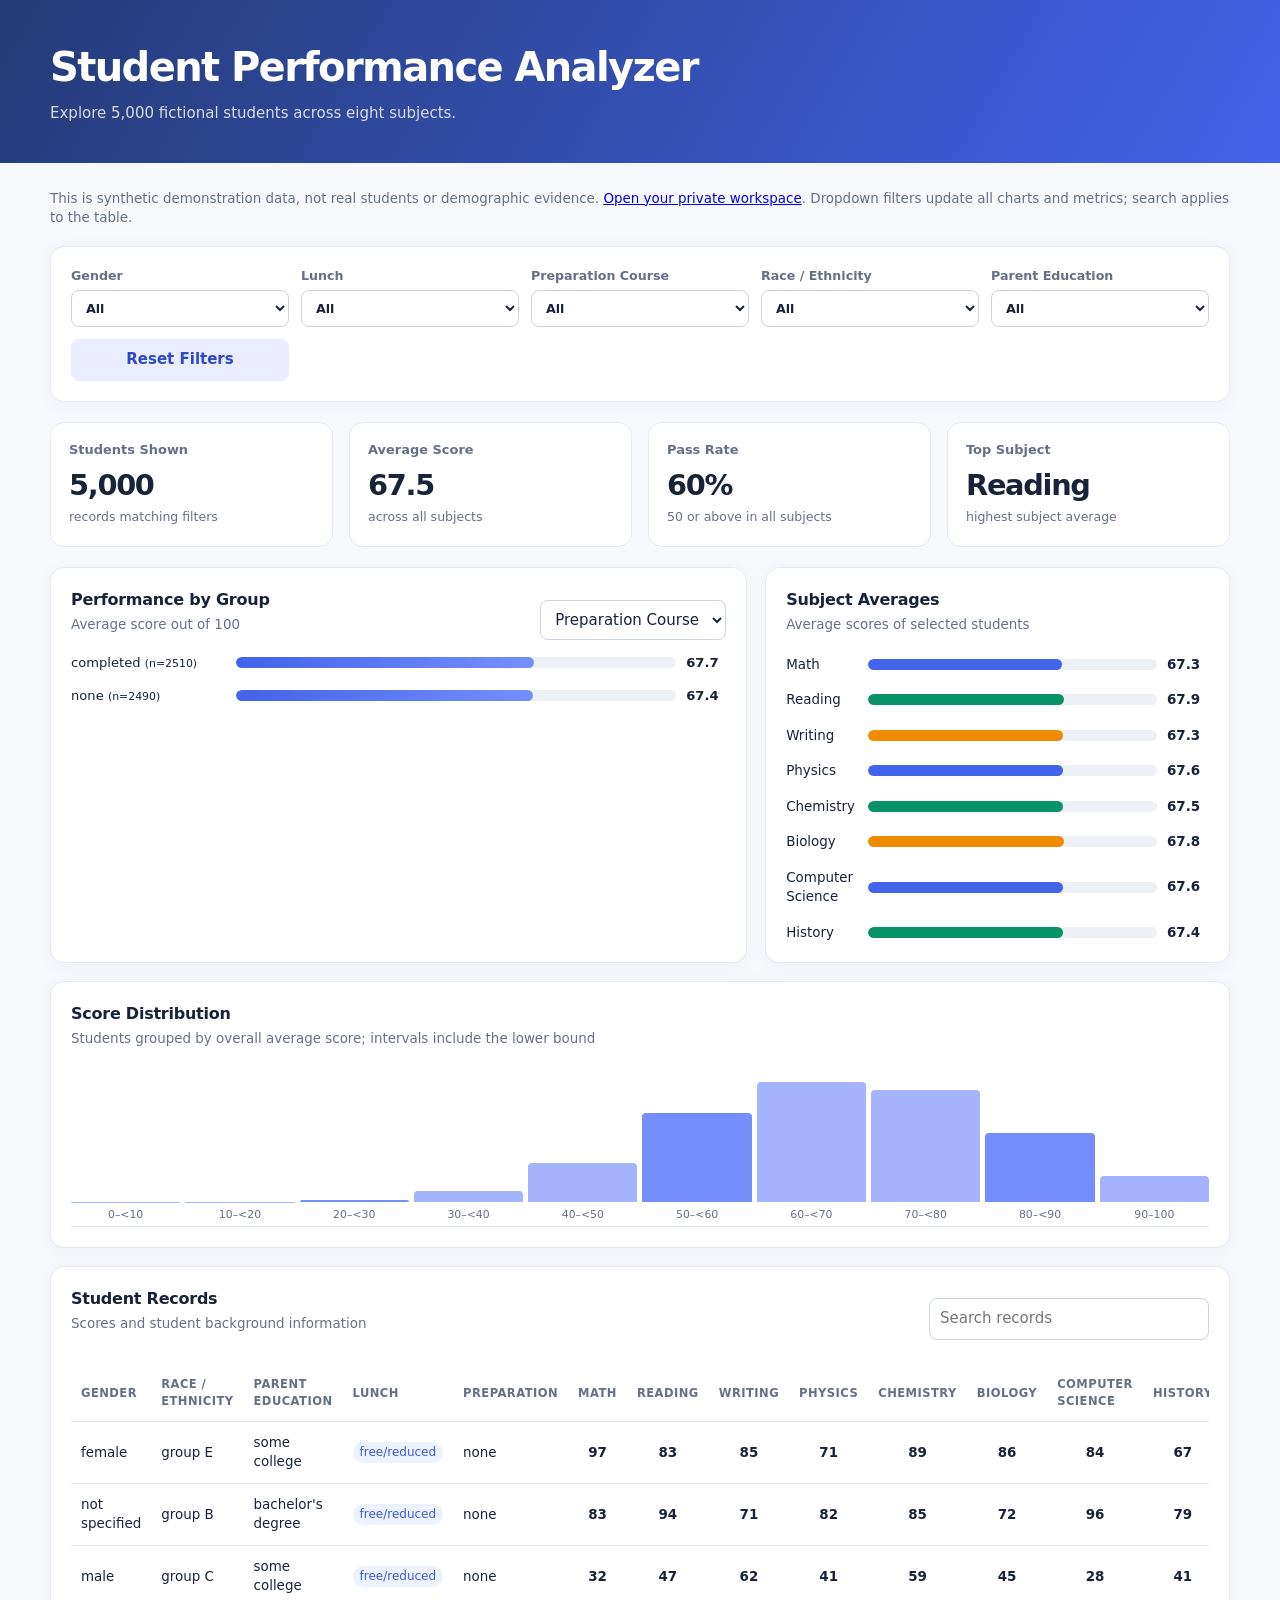
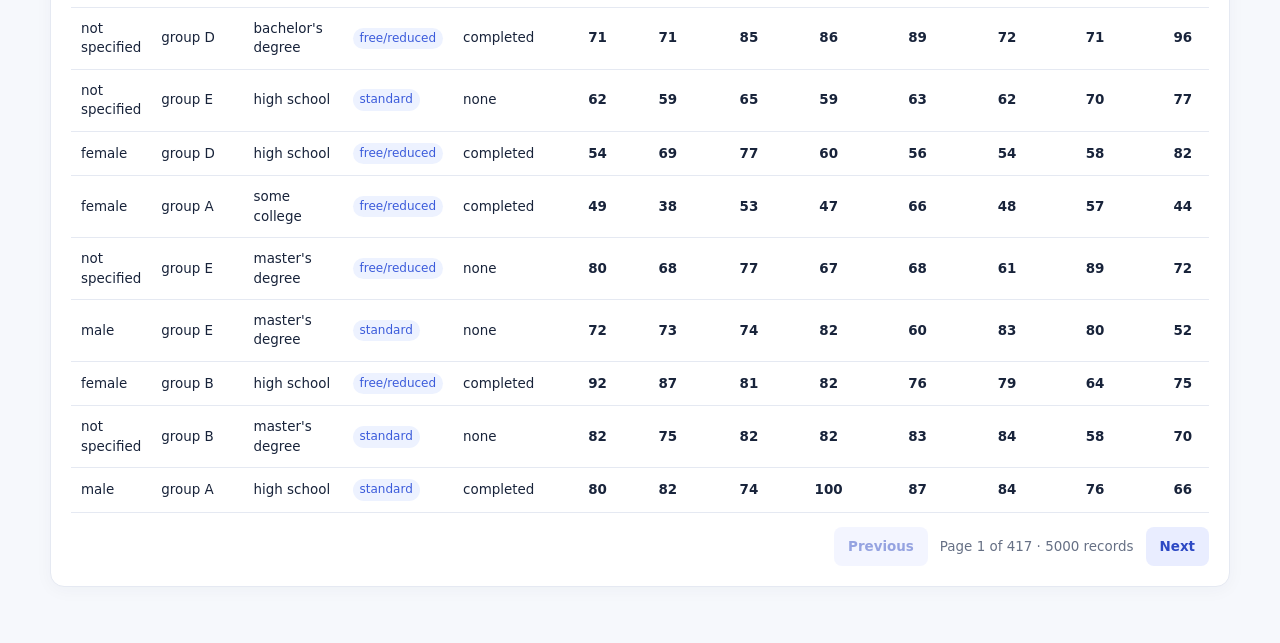
<file: index.html>
<!DOCTYPE html>
<html lang="en">

<head>
    <meta charset="UTF-8">
    <meta name="viewport" content="width=device-width, initial-scale=1.0">

    <title>Student Performance Analyzer</title>

    <!-- LINK TO CSS -->
    <link rel="stylesheet" href="style.css">
</head>

<body data-source="data/synthetic_students.csv">

<header>
    <h1>Student Performance Analyzer</h1>
    <p>Explore 5,000 fictional students across eight subjects.</p>
</header>

<main>
<p class="sub">This is synthetic demonstration data, not real students or demographic evidence. <a href="/workspace/">Open your private workspace</a>. Dropdown filters update all charts and metrics; search applies to the table.</p>

    <!-- FILTERS -->

    <section class="panel filters">

        <label>
            Gender
            <select id="gender"></select>
        </label>

        <label>
            Lunch
            <select id="lunch"></select>
        </label>

        <label>
            Preparation Course
            <select id="prep"></select>
        </label>

        <label>
            Race / Ethnicity
            <select id="race"></select>
        </label>

        <label>
            Parent Education
            <select id="education"></select>
        </label>

        <button id="reset">Reset Filters</button>

    </section>


    <p id="error" role="alert"></p>


    <!-- METRICS -->

    <section class="metrics">

        <article class="metric">
            <span>Students Shown</span>
            <strong id="count">—</strong>
            <small>records matching filters</small>
        </article>

        <article class="metric">
            <span>Average Score</span>
            <strong id="average">—</strong>
            <small>across all subjects</small>
        </article>

        <article class="metric">
            <span>Pass Rate</span>
            <strong id="pass">—</strong>
            <small>50 or above in all subjects</small>
        </article>

        <article class="metric">
            <span>Top Subject</span>
            <strong id="top">—</strong>
            <small>highest subject average</small>
        </article>

    </section>


    <!-- CHARTS -->

    <section class="grid">

        <article class="panel">

            <div class="chart-head">

                <div>
                    <h2>Performance by Group</h2>
                    <p class="sub">Average score out of 100</p>
                </div>

                <select id="groupBy" aria-label="Group students by"></select>

            </div>

            <div id="bars" class="bars"></div>

        </article>


        <article class="panel">

            <h2>Subject Averages</h2>

            <p class="sub">
                Average scores of selected students
            </p>

            <div id="subjects" class="score-list"></div>

        </article>

    </section>


    <!-- DISTRIBUTION -->

    <section class="panel distribution-panel">

        <h2>Score Distribution</h2>

        <p class="sub">
            Students grouped by overall average score; intervals include the lower bound
        </p>

        <div id="distribution" class="distribution"></div>

    </section>


    <!-- TABLE -->

    <section class="panel table-panel">

        <div class="table-toolbar">

            <div>
                <h2>Student Records</h2>

                <p class="sub">
                    Scores and student background information
                </p>
            </div>

            <input
                id="search"
                aria-label="Search student records"
                type="search"
                placeholder="Search records"
            >

        </div>


        <div class="table-wrap">

            <table>

                <thead>

                    <tr id="student-columns">
                        <th>Gender</th>
                        <th>Race / Ethnicity</th>
                        <th>Parent Education</th>
                        <th>Lunch</th>
                        <th>Preparation</th>
                        <th>Math</th>
                        <th>Reading</th>
                        <th>Writing</th>
                    </tr>

                </thead>

                <tbody id="table"></tbody>

            </table>

        </div>


        <div class="pager">

            <button id="previous">
                Previous
            </button>

            <span id="page">
                Page 1
            </span>

            <button id="next">
                Next
            </button>

        </div>

    </section>

</main>


<script src="dashboard.js" defer></script>

</body>
</html>
</file>
<file: style.css>
:root {
    --ink: #18233a;
    --muted: #667085;
    --line: #e5e9f2;
    --paper: #f6f8fc;
    --card: #ffffff;
    --blue: #4263eb;
    --teal: #099268;
    --amber: #f08c00;
    --red: #e03131;
}


* {
    box-sizing: border-box;
}


body {

    margin: 0;

    font:
        15px/1.45
        Inter,
        ui-sans-serif,
        system-ui,
        -apple-system,
        BlinkMacSystemFont,
        "Segoe UI",
        sans-serif;

    color: var(--ink);

    background: var(--paper);

}


/* HEADER */

header {

    color: white;

    padding:
        38px
        max(
            24px,
            calc(
                (100vw - 1180px) / 2
            )
        );

    background:
        linear-gradient(
            120deg,
            #243b75,
            #4263eb
        );

}


h1 {

    margin: 0;

    font-size:
        clamp(
            1.7rem,
            4vw,
            2.5rem
        );

    letter-spacing: -.04em;

}


header p {

    margin: 7px 0 0;

    opacity: .82;

}


/* MAIN */

main {

    width:
        min(
            1180px,
            calc(100% - 40px)
        );

    margin:
        26px auto 56px;

}


/* PANELS */

.panel {

    background:
        var(--card);

    border:
        1px solid
        var(--line);

    border-radius:
        14px;

    padding:
        20px;

    box-shadow:
        0 3px 18px
        #1b31510a;

}


/* FILTERS */

.filters {

    display: grid;

    grid-template-columns:
        repeat(
            5,
            minmax(
                130px,
                1fr
            )
        );

    gap: 12px;

    align-items: end;

}


label {

    display: grid;

    gap: 5px;

    color:
        var(--muted);

    font-size:
        .79rem;

    font-weight:
        700;

}


select,
input {

    width: 100%;

    padding:
        9px 10px;

    border:
        1px solid
        #ccd3e1;

    border-radius:
        8px;

    color:
        var(--ink);

    background:
        white;

    font: inherit;

}


/* BUTTONS */

button {

    cursor: pointer;

    border: 0;

    border-radius:
        8px;

    padding:
        10px 14px;

    background:
        #e9edff;

    color:
        #2d49c4;

    font: inherit;

    font-weight:
        700;

}


button:hover {

    background:
        #dde4ff;

}


button:disabled {

    cursor:
        not-allowed;

    opacity:
        .5;

}


/* METRICS */

.metrics {

    display: grid;

    grid-template-columns:
        repeat(
            4,
            1fr
        );

    gap: 16px;

    margin:
        20px 0;

}


.metric {

    background:
        var(--card);

    border:
        1px solid
        var(--line);

    border-radius:
        14px;

    padding:
        18px;

}


.metric span {

    display: block;

    color:
        var(--muted);

    font-size:
        .81rem;

    font-weight:
        700;

}


.metric strong {

    display: block;

    margin-top:
        5px;

    font-size:
        1.8rem;

    letter-spacing:
        -.045em;

}


.metric small {

    color:
        var(--muted);

}


/* GRID */

.grid {

    display: grid;

    grid-template-columns:
        1.2fr
        .8fr;

    gap: 18px;

}


h2 {

    font-size:
        1rem;

    margin:
        0 0 4px;

    letter-spacing:
        -.015em;

}


.sub {

    margin:
        0 0 18px;

    color:
        var(--muted);

    font-size:
        .84rem;

}


/* CHART */

.chart-head {

    display: flex;

    align-items:
        center;

    justify-content:
        space-between;

    gap: 10px;

}


.chart-head select {

    width: auto;

    min-width:
        145px;

}


.bars {

    display: grid;

    gap: 14px;

}


.bar-row {

    display: grid;

    grid-template-columns:
        minmax(
            100px,
            155px
        )
        1fr
        40px;

    gap: 10px;

    align-items:
        center;

    font-size:
        .82rem;

}


.track {

    height:
        11px;

    background:
        #edf0f6;

    overflow:
        hidden;

    border-radius:
        999px;

}


.fill {

    height:
        100%;

    background:
        linear-gradient(
            90deg,
            #4263eb,
            #748ffc
        );

    border-radius:
        inherit;

    transition:
        width .2s;

}


/* SUBJECT SCORES */

.score-list {

    display: grid;

    gap: 16px;

    margin-top:
        20px;

}


.score-row {

    display: grid;

    grid-template-columns:
        72px
        1fr
        42px;

    gap: 10px;

    align-items:
        center;

    font-size:
        .84rem;

}


.score-row .fill {

    background:
        var(--c);

}


/* DISTRIBUTION */

.distribution-panel {

    margin-top:
        18px;

}


.distribution {

    display: flex;

    height:
        160px;

    align-items:
        end;

    gap:
        5px;

    padding:
        15px 0 24px;

    border-bottom:
        1px solid
        var(--line);

}


.bin {

    flex: 1;

    min-width:
        0;

    background:
        #a5b4fc;

    border-radius:
        4px 4px 0 0;

    position:
        relative;

}


.bin:nth-child(3n) {

    background:
        #748ffc;

}


.bin span {

    position:
        absolute;

    bottom:
        -21px;

    left:
        50%;

    transform:
        translateX(-50%);

    color:
        var(--muted);

    font-size:
        .68rem;

    white-space:
        nowrap;

}


/* TABLE */

.table-panel {

    margin-top:
        18px;

}


.table-toolbar {

    display: flex;

    gap:
        12px;

    justify-content:
        space-between;

    align-items:
        center;

    margin-bottom:
        14px;

}


.table-toolbar input {

    max-width:
        280px;

}


.table-wrap {

    overflow-x:
        auto;

}


table {

    border-collapse:
        collapse;

    width:
        100%;

    min-width:
        760px;

    font-size:
        .84rem;

}


th {

    color:
        var(--muted);

    text-align:
        left;

    font-size:
        .72rem;

    text-transform:
        uppercase;

    letter-spacing:
        .04em;

}


th,
td {

    padding:
        11px 10px;

    border-bottom:
        1px solid
        var(--line);

}


td.num {

    text-align:
        center;

    font-weight:
        700;

}


.tag {

    display:
        inline-block;

    padding:
        2px 7px;

    background:
        #edf2ff;

    color:
        #3b5bdb;

    border-radius:
        99px;

    font-size:
        .75rem;

}


/* PAGINATION */

.pager {

    display: flex;

    align-items:
        center;

    justify-content:
        flex-end;

    gap:
        12px;

    margin-top:
        14px;

    color:
        var(--muted);

    font-size:
        .84rem;

}


/* EMPTY RESULTS */

.empty {

    padding:
        36px;

    text-align:
        center;

    color:
        var(--muted);

}


/* ERROR */

#error {

    display:
        none;

    margin-top:
        18px;

    color:
        #b42318;

    background:
        #ffefef;

    border-radius:
        10px;

    padding:
        14px;

}


/* TABLET */

@media (max-width: 850px) {

    .filters {

        grid-template-columns:
            repeat(
                2,
                1fr
            );

    }


    .metrics {

        grid-template-columns:
            repeat(
                2,
                1fr
            );

    }


    .grid {

        grid-template-columns:
            1fr;

    }

}


/* MOBILE */

@media (max-width: 480px) {

    main {

        width:
            min(
                calc(100% - 24px),
                1180px
            );

    }


    header {

        padding:
            28px 12px;

    }


    .filters,
    .metrics {

        grid-template-columns:
            1fr;

    }


    .table-toolbar {

        align-items:
            stretch;

        flex-direction:
            column;

    }


    .table-toolbar input {

        max-width:
            none;

    }

}
</file>
